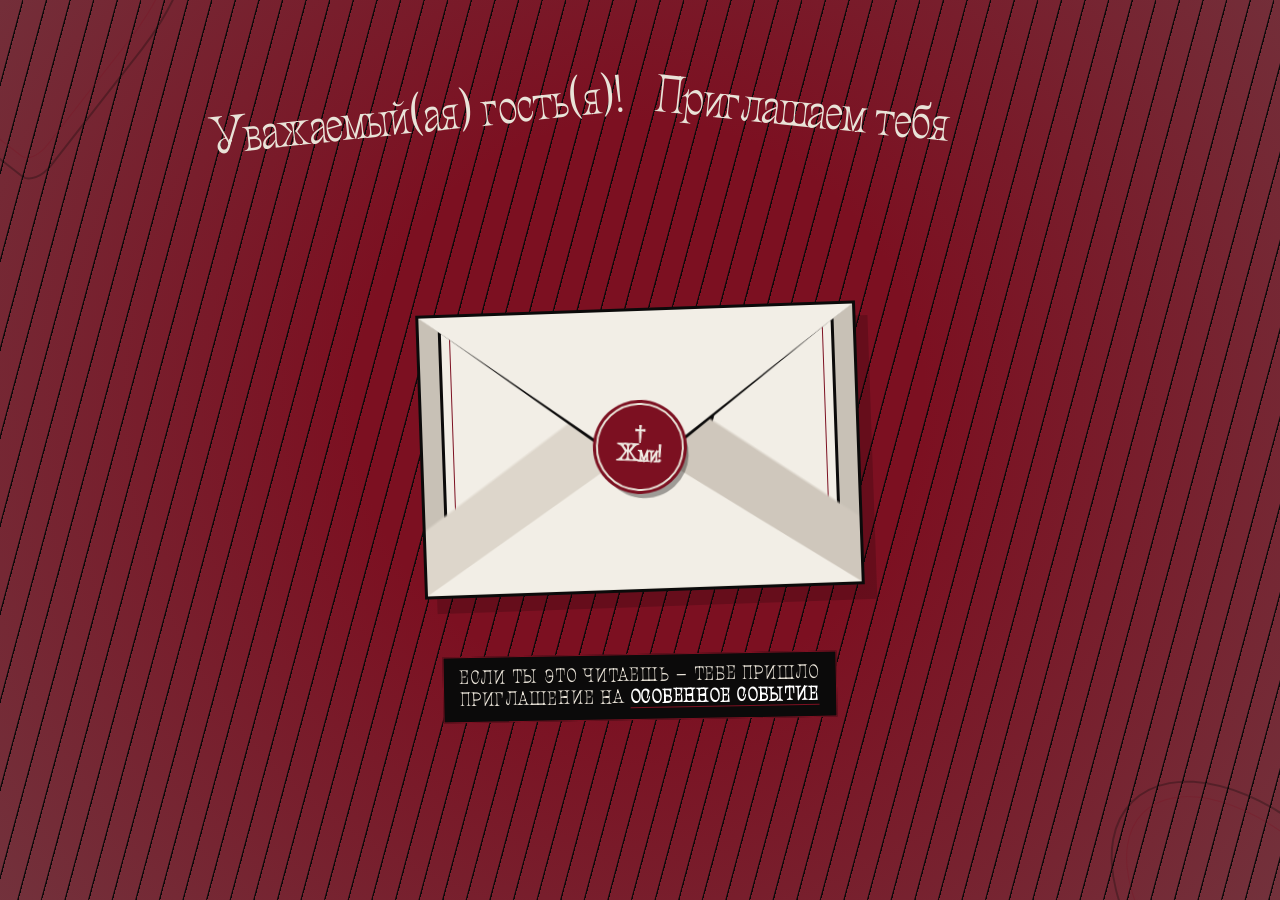
<file: index.html>
<!DOCTYPE html>
<html lang="ru">

<head>
    <meta charset="UTF-8">
    <meta name="viewport" content="width=device-width, initial-scale=1.0">
    <meta name="theme-color" content="#f4f4f0">
    <meta name="description" content="Свадебное приглашение Дани и Сони">
    <title>Даня & Соня — мы женимся!</title>
    <link rel="preconnect" href="https://fonts.googleapis.com">
    <link rel="preconnect" href="https://fonts.gstatic.com" crossorigin>
    <link
        href="https://fonts.googleapis.com/css2?family=Caveat:wght@500;600;700&family=Manrope:wght@400;500;600;700;800&display=swap"
        rel="stylesheet">
    <link rel="stylesheet" href="styles/main.css">
    <link rel="stylesheet" href="styles/invitation/base.css">
    <link rel="stylesheet" href="styles/invitation/hero.css">
    <link rel="stylesheet" href="styles/invitation/welcome.css">
    <link rel="stylesheet" href="styles/invitation/quote.css">
    <link rel="stylesheet" href="styles/invitation/footer.css">
    <link rel="stylesheet" href="styles/animations.css">
    <link rel="stylesheet" href="styles/media.css">
</head>

<body class="is-locked">
    <main>
        <section class="intro" id="intro" aria-label="Свадебная открытка">
            <div class="petal petal--one" aria-hidden="true"></div>
            <div class="petal petal--two" aria-hidden="true"></div>
            <div class="intro-wrap" aria-hidden="true">
                <h2 class="introl">Уважаемый(ая) гость(я)!</h2>
                <div class="intror">Приглашаем тебя</div>
            </div>
            <div class="envelope" id="envelope">
                <div class="envelope__back"></div>
                <div class="envelope__letter" aria-hidden="true"><span>Д</span><i>&</i><span>С</span></div>
                <div class="envelope__front"></div>
                <div class="envelope__flap"></div>
                <button class="seal" id="openInvitation" type="button" aria-controls="invitation"
                    aria-expanded="false"><span>Жми!</span></button>
            </div>
            <p class="intro__hint">
                Если ты это читаешь — тебе пришло<br />
                приглашение на <strong>особенное событие</strong>
            </p>
        </section>

        <article class="invitation" id="invitation" aria-hidden="true"></article>
    </main>
    <script src="scripts/main.js"></script>
</body>

</html>
</file>
<file: styles/main.css>
@import url("media.css");
@import url("animations.css");

@font-face {
  font-family: "Singfried Regular";
  src: url("../fonts/Singfried.ttf") format("truetype");
  font-weight: 400;
  font-style: normal;
  font-display: swap;
}

:root {
  --bone: #e9e3d8;
  --paper: #f2eee6;
  --ink: #0b0a0a;
  --blood: #7c1021;
  --ash: #aca59b;
  --gothic: "Singfried Regular", Georgia, serif;
}

* {
  box-sizing: border-box;
}

html {
  scroll-behavior: smooth;
}

body {
  margin: 0;
  overflow-x: hidden;
  color: var(--ink);
  background: var(--blood);
  font-family: var(--gothic);
}

body.is-locked {
  overflow: hidden;
}

button,
a {
  font-family: inherit;
  -webkit-tap-highlight-color: transparent;
}

.intro {
  position: fixed;
  z-index: 20;
  inset: 0;
  display: grid;
  place-items: center;
  min-height: 100svh;
  max-width: 100vw;
  overflow: hidden;
  background-color: var(--blood);
  background-image:
    repeating-linear-gradient(105deg, transparent 0 21px, var(--ink) 22px 22.8px),
    radial-gradient(circle at 50% 45%, transparent 0 35%, rgba(100, 100, 100, .4) 100%);
  transition: opacity .7s ease, visibility .7s ease;
}

.intro-wrap {
  position: absolute;
  padding: 10px;
  max-width: 100%;
  flex-wrap: wrap;
  top: max(10vh, calc(50% - 400px));
  z-index: 10;
  display: flex;
  flex-direction: row;
  align-items: flex-start;
  justify-content: center;
  gap: 1em;
  pointer-events: none;
  color: var(--bone);
  font-size: 2em;
}

.introl {
  flex: 1;
  text-align: end;

  min-width: 10em;
  width: 100vw;
  max-width: 100%;
  margin: 0;
  font-weight: 400;
  transform: rotate(-6deg);
  font-size: 1.5em;
}

.intror {
  flex: 1;
  display: flex;
  align-items: flex-end;

  width: 100%;
  min-width: 7em;
  margin-left: auto;
  font-size: 1.5em;
  transform: rotate(6deg);
}

.intro.is-gone {
  opacity: 0;
  visibility: hidden;
  pointer-events: none;
}


.intro__hint {
  position: absolute;
  bottom: max(20vh, calc(50% - 400px));
  max-width: min(88vw, 650px);
  margin: 0;
  padding: 10px 16px;
  color: var(--bone);
  background: var(--ink);
  border: 1px solid var(--blood);
  font-size: clamp(.85rem, 2.2vw, 1.1rem);
  letter-spacing: .1em;
  text-align: center;
  text-transform: uppercase;
  transform: rotate(-1deg);
}

.intro__hint strong {
  color: #fff;
  text-decoration: underline;
  text-decoration-color: var(--blood);
  text-underline-offset: 4px;
}

.envelope {
  position: relative;
  width: min(80vw, 440px);
  aspect-ratio: 1.55;
  filter: drop-shadow(12px 15px 0 rgba(0, 0, 0, .18));
  perspective: 1000px;
  transform: rotate(-2deg);
}

.envelope__back,
.envelope__front,
.envelope__flap,
.envelope__letter {
  position: absolute;
  inset: 0;
}

.envelope__back {
  z-index: 0;
  background: #c8c1b6;
  border: 3px solid var(--ink);
}

.envelope__front {
  z-index: 3;
  background: linear-gradient(145deg, transparent 49.2%, #ddd6cb 50%) 0 0/50.5% 100% no-repeat, linear-gradient(215deg, transparent 49.2%, #cfc7bc 50%) 100% 0/50.5% 100% no-repeat;
  border: 3px solid var(--ink);
  border-top: 0;
}

.envelope__front::after {
  content: "";
  position: absolute;
  inset: 49% 0 0;
  background: var(--paper);
  clip-path: polygon(0 100%, 50% 0, 100% 100%);
}

.envelope__flap {
  z-index: 4;
  height: 59%;
  background: transparent;
  transform-origin: top;
}

.envelope__flap::before,
.envelope__flap::after {
  content: "";
  position: absolute;
  inset: 0;
}

.envelope__flap::before {
  background: var(--ink);
  clip-path: polygon(0 0, 100% 0, 50% 100%);
}

.envelope__flap::after {
  background: var(--paper);
  clip-path: polygon(3px 3px, calc(100% - 3px) 3px, 50% calc(100% - 5px));
}

.envelope__letter {
  z-index: 3;
  inset: 5% 5% 10%;
  display: flex;
  align-items: center;
  justify-content: center;
  gap: .3rem;
  color: var(--ink);
  background: var(--paper);
  border: 3px solid var(--ink);
  font-size: clamp(3rem, 12vw, 5.4rem);
}

.envelope__letter::before {
  content: "";
  position: absolute;
  inset: 8px;
  border: 1px solid var(--blood);
  pointer-events: none;
}

.envelope__letter i {
  color: var(--blood);
  font-style: normal;
}

.envelope.is-open .envelope__letter {
  animation: letterReveal 1.2s .3s cubic-bezier(.4, 0, .2, 1) forwards;
}

.envelope.is-open .envelope__flap {
  z-index: 1;
  transform: rotateX(180deg);
}

.seal {
  position: absolute;
  z-index: 5;
  top: 49%;
  left: 50%;
  width: 88px;
  height: 88px;
  border: 2px solid var(--bone);
  border-radius: 50%;
  color: var(--bone);
  -webkit-text-stroke: 1px var(--paper);
  text-shadow: none;
  background: var(--blood);
  box-shadow: 0 0 0 3px var(--blood), 5px 7px 0 rgba(0, 0, 0, .35);
  transform: translate(-50%, -50%) rotate(4deg);
  cursor: pointer;
  font-size: 1.35rem;
  transition: transform .2s ease, opacity .3s ease;
}

.seal::before {
  content: "†";
  display: block;
  font-size: 1.3rem;
  line-height: .7;
}

.seal:hover {
  transform: translate(-50%, -50%) rotate(-3deg) scale(1.08);
}

.seal:focus-visible {
  outline: 2px dashed var(--blood);
  outline-offset: 8px;
}

.envelope.is-open .seal {
  opacity: 0;
  pointer-events: none;
}

.petal {
  position: absolute;
  width: 210px;
  height: 350px;
  border: 2px solid var(--ink);
  border-radius: 50% 50% 8% 8%;
  opacity: .3;
  transform: rotate(38deg);
}

.petal::after {
  content: "";
  position: absolute;
  inset: 14px;
  border: 1px solid var(--blood);
  border-radius: inherit;
}

.petal--one {
  top: -190px;
  left: -45px;
}

.petal--two {
  right: -80px;
  bottom: -200px;
  transform: rotate(-45deg);
}
</file>
<file: styles/invitation/base.css>
/* Базовая структура приглашения */
.invitation {
    display: none;
    background: var(--bone);
}

.invitation.is-visible {
    display: block;
    animation: pageIn .7s both;
}

.section {
    position: relative;
    display: grid;
    place-items: center;
    min-height: 100svh;
    padding: 90px 24px;
    text-align: center;
}

.eyebrow {
    margin: 20px auto!important;
    width: fit-content;
    padding: 7px 14px;
    color: var(--bone);
    background: var(--blood);
    border-color: var(--bone);
    border: 1px solid currentColor;
    font-size: 1em!important;
    letter-spacing: .14em;
    text-transform: uppercase;
    transform: rotate(-1.5deg);
}

.reveal {
    flex: 1 1 100%;
    display: flex;
    flex-direction: column;
    align-items: center;
    margin: 0 auto;
    opacity: 0;
    transform: translateY(28px) rotate(.5deg);
    transition: opacity .75s ease, transform .75s ease;
}

.reveal.is-shown {
    flex: 1 1 100%;
    opacity: 1;
    display: flex;
    flex-wrap: wrap;
    justify-content: center;
    align-items: center;
}

.reveal h1 {
    display: flex;
    flex-direction: row;
}

.eyebrow.reveal.is-shown {
    flex: 0 0 auto;
}
</file>
<file: styles/invitation/hero.css>
/* Hero-блок приглашения */
.hero__section {
    min-height: 100svh;
    display: flex;
    flex-direction: column;
    justify-items: center;
    overflow: hidden;
    color: var(--bone);
    background-color: var(--ink);
    background-image: radial-gradient(circle at center, rgba(124, 16, 33, .32), transparent 43%), repeating-linear-gradient(45deg, transparent 0 34px, rgba(255, 255, 255, .025) 35px 36px), radial-gradient(circle at 90% 80%, rgba(124, 16, 33, .4), transparent 18%);
}

.hero__section::before {
    content: "✦ навеки вместе ✦";
    position: absolute;
    top: 8%;
    left: 7%;
    padding-bottom: 5px;
    color: var(--bone);
    border-bottom: 1px solid var(--blood);
    font-size: clamp(1rem, 3vw, 1.8rem);
    transform: rotate(-8deg);
}

.hero__section::after {
    content: "†";
    position: absolute;
    right: 7%;
    bottom: 9%;
    color: var(--blood);
    font-size: clamp(7rem, 20vw, 13rem);
    line-height: 1;
    transform: rotate(10deg);
}

.hero__section h1 {
    z-index: 1;
    margin: 0;
    font-size: clamp(5rem, 19vw, 11rem);
    font-weight: 400;
    line-height: .7;
    letter-spacing: .01em;
    text-shadow: 3px 3px 0 var(--blood);
}

.hero__section h1 span {
    display: block;
}

.hero__section h1 span:first-child {
    transform: rotate(-2deg);
}

.hero__section h1 span:last-child {
    transform: rotate(2deg);
}

.hero__section h1 i {
    display: block;
    margin: .12em 0;
    color: var(--blood);
    font-size: .7em;
    font-style: normal;
    line-height: 1;
}

.botanical {
    margin: 25px 0 10px;
    color: var(--blood);
    font-size: 3.5rem;
    line-height: 1;
}

.hero__section .lead {
    margin: 0;
    margin-left: 20px;
    font-size: clamp(1.8rem, 5vw, 2.8rem);
    line-height: 1.05;
    transform: rotate(-1deg);
}

.scroll-link {
    position: absolute;
    display: flex;
    flex-direction: row;
    left: 50%;
    transform: translateX(-50%);
    bottom: 25px;

    padding: 10px 16px;

    color: var(--ink);
    background: var(--bone);
    border: 1px solid var(--blood);
    font-size: clamp(.85rem, 2.2vw, 1.1rem);
    letter-spacing: .1em;
    text-align: center;
    text-transform: uppercase;
    z-index: 2;
    text-decoration: none;
    transition: background-color .3s ease;
}
.scroll-link:hover {
    background-color: color-mix(in oklab, var(--bone), var(--blood) 10%);
}


.scroll-link b {
    margin-left: 8px;
    color: var(--blood);
    font-size: 1.4rem;
    animation: bounce 1.8s infinite;
}
</file>
<file: styles/invitation/welcome.css>
/* Секция приветствия */
.welcome {
  overflow: hidden;
  background-color: color-mix(in oklab, var(--bone) 80%, var(--blood));
}

.welcome::before {
  content: "✦ Особенный день ✦";
  position: absolute;
  top: 10%;
  right: 7%;
  color: var(--blood);
  font-size: clamp(1.5rem, 5vw, 3rem);
  transform: rotate(8deg);
}

.welcome::after {
  content: "†";
  position: absolute;
  left: 4%;
  bottom: 3%;
  color: rgba(124, 16, 33, .14);
  font-size: clamp(10rem, 30vw, 20rem);
  line-height: 1;
}

.section__content {
  z-index: 1;
  width: min(100%, 790px);
}

.welcome h2 {
  margin: 0 0 35px;
  font-size: clamp(3rem, 9vw, 5.8rem);
  font-weight: 400;
  line-height: .9;
  letter-spacing: .01em;
  text-shadow: 2px 2px 0 rgba(124, 16, 33, .24);
}

.welcome .section__content > p {
  max-width: 620px;
  margin: auto;
  font-size: clamp(1.25rem, 3vw, 1.65rem);
  line-height: 1.45;
}

.dress-code-palette {
  display: flex;
  gap: 12px;
  justify-content: center;
  margin-top: 24px;
}

.dress-code-palette__color {
  width: clamp(42px, 8vw, 64px);
  aspect-ratio: 1;
  border: 1px solid var(--ink);
}

.dress-code-palette__color--ink {
  background: var(--ink);
}

.dress-code-palette__color--bone {
  background: color-mix(in oklab, #000, var(--bone) 95%);
}

.dress-code-palette__color--blood {
  background: var(--blood);
}

.dress-code-palette__color--paper {
  background: var(--paper);
}

.dress-code-palette__color--ash {
  background: var(--ash);
}
</file>
<file: styles/invitation/quote.css>
/* Цитата и пожелание */
.place {
  min-height: 75svh;
  overflow: hidden;
  color: var(--bone);
  background-color: var(--ink);
  background-image: radial-gradient(circle at 10% 10%, rgba(124, 16, 33, .4), transparent 28%), radial-gradient(circle at 90% 90%, rgba(124, 16, 33, .3), transparent 30%);
}

.place::before,
.place::after {
  position: absolute;
  color: var(--blood);
  font-size: clamp(5rem, 14vw, 9rem);
  line-height: 1;
}

.place::before {
  content: "☾";
  top: 8%;
  left: 7%;
}

.place::after {
  content: "☽";
  right: 7%;
  bottom: 8%;
}

.place blockquote {
  z-index: 1;
  margin: 0 0 38px;
  color: var(--bone);
  font-size: clamp(3rem, 9vw, 5.8rem);
  line-height: .95;
}

.place > p {
  z-index: 1;
  margin: 0;
  padding: 7px 13px;
  color: var(--ink);
  background: var(--bone);
  border: 1px solid var(--blood);
  font-size: 1rem;
  letter-spacing: .14em;
  text-transform: uppercase;
  transform: rotate(2deg);
}

.place-list {
  z-index: 1;
  width: min(100%, 920px);
  gap: 24px;
  margin-bottom: 34px;
}

.place-card {
  display: grid;
  grid-template-columns: minmax(220px, .75fr) minmax(260px, 1fr);
  width: 100%;
  overflow: hidden;
  color: var(--ink);
  background: var(--bone);
  border: 1px solid var(--blood);
  box-shadow: 9px 11px 0 rgba(0, 0, 0, .25);
  text-align: left;
}

.place-card:nth-child(odd) {
  transform: rotate(-1deg);
}

.place-card:nth-child(even) {
  transform: rotate(1deg);
}

.place-card__details {
  display: grid;
  align-content: center;
  gap: 10px;
  padding: 24px;
}

.place-card__time {
  width: fit-content;
  padding: 6px 11px;
  color: var(--bone);
  background: var(--blood);
  border: 1px solid var(--ink);
  font-size: clamp(1.4rem, 4vw, 2.25rem);
  line-height: 1;
}

.place-card h3,
.place-card p {
  margin: 0;
}

.place-card h3 {
  font-size: clamp(1.55rem, 4vw, 2.5rem);
  line-height: 1;
}

.place-card p {
  font-size: clamp(1rem, 2.5vw, 1.2rem);
  letter-spacing: .08em;
  text-transform: uppercase;
}

.place-card__map {
  display: block;
  width: 100%;
  height: 100%;
  min-height: 220px;
  object-fit: cover;
  border-left: 1px solid var(--blood);
  background: var(--paper);
  cursor: zoom-in;
}

.map-viewer {
  position: fixed;
  z-index: 50;
  inset: 0;
  display: grid;
  place-items: center;
  padding: 24px;
  background: rgba(0, 0, 0, .82);
  opacity: 0;
  visibility: hidden;
  transition: opacity .2s ease, visibility .2s ease;
}

.map-viewer.is-open {
  opacity: 1;
  visibility: visible;
}

.map-viewer__image {
  display: block;
  max-width: min(100%, 1180px);
  max-height: min(100%, 820px);
  object-fit: contain;
  border: 2px solid var(--bone);
  box-shadow: 12px 14px 0 rgba(0, 0, 0, .45);
  cursor: default;
}

body.has-map-viewer {
  overflow: hidden;
}

@media (max-width: 700px) {
  .place {
    padding-inline: 18px;
  }

  .place-card {
    grid-template-columns: 1fr;
  }

  .place-card__map {
    border-top: 1px solid var(--blood);
    border-left: 0;
  }

  .map-viewer {
    padding: 14px;
  }

  .map-viewer__image {
    max-height: 86svh;
    box-shadow: 6px 8px 0 rgba(0, 0, 0, .45);
  }
}
</file>
<file: styles/invitation/footer.css>
/* Подвал приглашения */
.footer {
    min-height: 100px;
    height: max-content;
    box-sizing: border-box;
    padding: 20px;
    overflow: hidden;
    background: var(--bone);
    border-top: 3px solid var(--ink);
}

.footer::before {
    content: "✦  †  ✦";
    position: absolute;
    top: 12%;
    color: var(--blood);
    font-size: 2rem;
    letter-spacing: .5em;
}

.monogram {
    margin-top: 60px;
    display: flex;
    flex-direction: row;
    align-items: center;
    gap: .1em;
    color: var(--blood);
    font-size: clamp(5rem, 15vw, 9rem);
    line-height: 1;
    text-shadow: 2px 2px 0 var(--ink);
    transform: rotate(-4deg);
}

.monogram i {
    color: var(--ink);
    font-style: normal;
}

.footer p {
    font-size: clamp(1.3rem, 5vw, 2rem);
    margin-bottom: 40px;
}
</file>
<file: styles/animations.css>
@keyframes pageIn {
  from {
    opacity: 0;
  }

  to {
    opacity: 1;
  }
}

@keyframes bounce {
  50% {
    transform: translateY(6px);
  }
}

@keyframes letterReveal {
  0% {
    z-index: 3;
    transform: translateY(0);
  }

  70% {
    z-index: 3;
    transform: translateY(-30%);
  }

  80% {
    z-index: 999;
    transform: translateY(-25%);
  }

  100% {
    z-index: 999;
    transform: translateY(-45%);
  }
}
</file>
<file: styles/media.css>
@media (max-width: 520px) {
  .envelope {
    width: 86vw;
  }

  .seal {
    width: 76px;
    height: 76px;
  }

  .hero h1 {
    font-size: clamp(4rem, 22vw, 7rem);
  }

  .intro::after {
    display: none;
  }
  
  .intro-wrap {
    font-size: 1.3rem;
  }

  .introl {
    left: 5%;
  }
}

@media (prefers-reduced-motion: reduce) {
  html {
    scroll-behavior: auto;
  }

  *,
  *::before,
  *::after {
    animation-duration: .01ms !important;
    animation-iteration-count: 1 !important;
    transition-duration: .01ms !important;
  }

  .intro-wrap {
    flex-direction: column;
    gap: 12px;
  }
}
</file>
